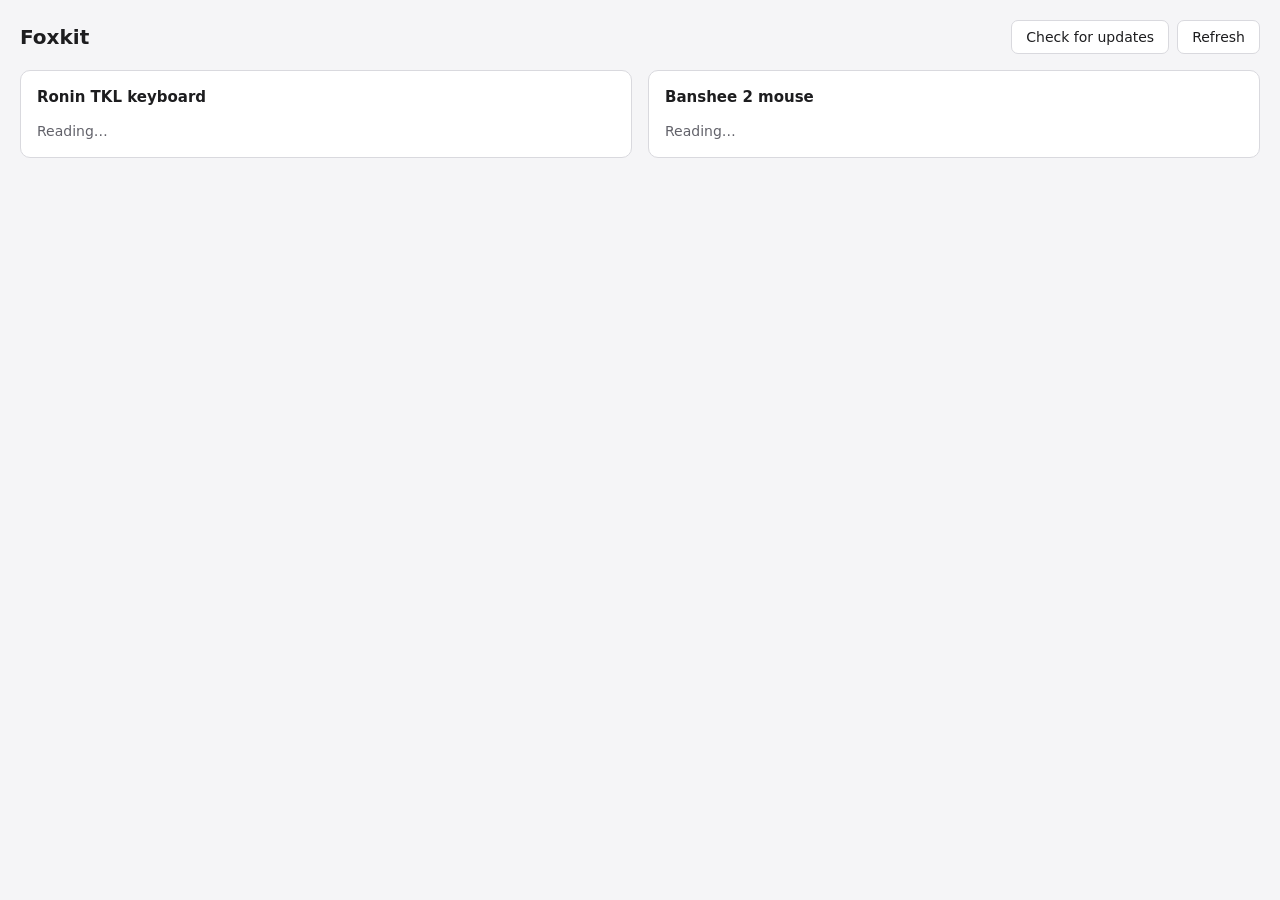
<file: app/ui/index.html>
<!doctype html>
<html lang="en">
  <head>
    <meta charset="utf-8" />
    <meta name="viewport" content="width=device-width, initial-scale=1" />
    <title>Foxkit</title>
    <link rel="stylesheet" href="style.css" />
    <script src="app.js" defer></script>
  </head>
  <body>
    <header>
      <h1>Foxkit</h1>
      <div class="header-actions">
        <button id="update" type="button" class="primary" hidden></button>
        <button id="check-updates" type="button">Check for updates</button>
        <button id="refresh" type="button">Refresh</button>
      </div>
    </header>
    <main>
      <section aria-labelledby="keyboard-title">
        <h2 id="keyboard-title">Ronin TKL keyboard</h2>
        <div id="keyboard" aria-live="polite"><p class="note">Reading…</p></div>
      </section>
      <section aria-labelledby="mouse-title">
        <h2 id="mouse-title">Banshee 2 mouse</h2>
        <div id="mouse" aria-live="polite"><p class="note">Reading…</p></div>
      </section>
    </main>
  </body>
</html>
</file>
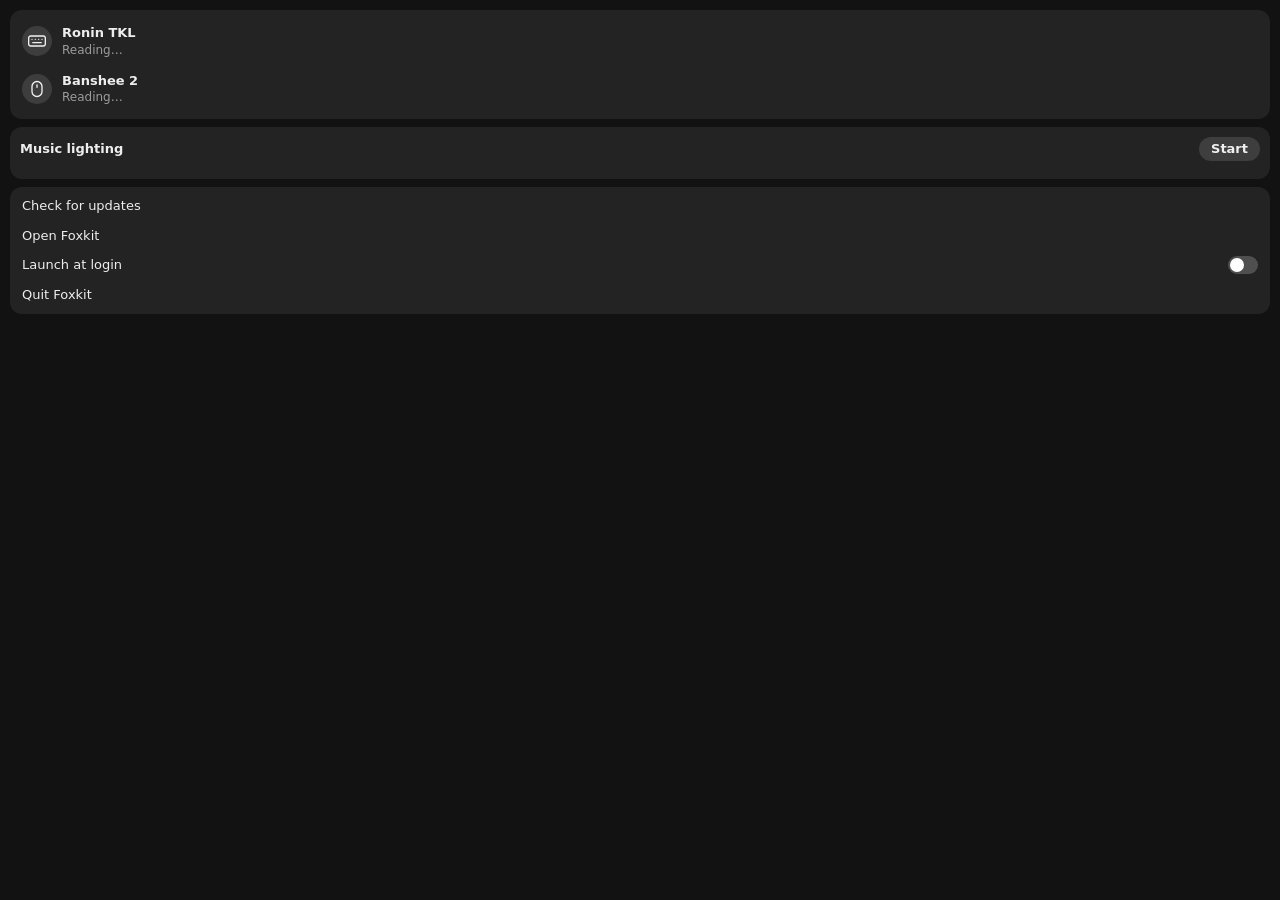
<file: app/ui/panel.html>
<!doctype html>
<html lang="en">
  <head>
    <meta charset="utf-8" />
    <meta name="viewport" content="width=device-width, initial-scale=1" />
    <title>Foxkit</title>
    <link rel="stylesheet" href="panel.css" />
    <script src="panel.js" defer></script>
  </head>
  <body>
    <main id="panel">
      <section class="tile" aria-label="Devices">
        <div class="device" id="keyboard">
          <svg class="device-icon" viewBox="0 0 24 24" aria-hidden="true">
            <rect x="2" y="6" width="20" height="12" rx="2.5" />
            <path d="M6 10h.01M10 10h.01M14 10h.01M18 10h.01M7 14h10" />
          </svg>
          <div class="device-text">
            <span class="device-name">Ronin TKL</span>
            <span class="device-state">Reading…</span>
          </div>
          <div class="battery" hidden></div>
        </div>
        <div class="device" id="mouse">
          <svg class="device-icon" viewBox="0 0 24 24" aria-hidden="true">
            <rect x="6" y="3" width="12" height="18" rx="6" />
            <path d="M12 7v3" />
          </svg>
          <div class="device-text">
            <span class="device-name">Banshee 2</span>
            <span class="device-state">Reading…</span>
          </div>
          <div class="battery" hidden></div>
        </div>
      </section>

      <section class="tile" aria-labelledby="music-title">
        <div class="tile-head">
          <h2 id="music-title">Music lighting</h2>
          <button type="button" id="toggle" class="pill">Start</button>
        </div>
        <div class="chips" id="styles" role="group" aria-label="Style"></div>
        <div id="look" hidden>
          <div class="row-label">Brightness</div>
          <div class="segments" id="brightness" role="group" aria-label="Brightness"></div>
          <div class="row-label">Colour</div>
          <div class="swatches" id="colours" role="group" aria-label="Colour"></div>
          <p class="note">These apply to the music lighting only.</p>
        </div>
        <p class="message" id="message" role="status" hidden></p>
      </section>

      <footer class="tile footer">
        <button type="button" class="row-button update" id="update" hidden></button>
        <button type="button" class="row-button" id="check-updates">Check for updates</button>
        <button type="button" class="row-button" id="open">Open Foxkit</button>
        <label class="row-button switch-row">
          <span>Launch at login</span>
          <input type="checkbox" id="login" role="switch" />
        </label>
        <button type="button" class="row-button" id="quit">Quit Foxkit</button>
      </footer>
    </main>
  </body>
</html>
</file>
<file: app/ui/style.css>
:root {
  color-scheme: light dark;
  --background: #f5f5f7;
  --surface: #ffffff;
  --text: #1d1d1f;
  --muted: #62626a;
  --line: #d9d9de;
  --accent: #b3370f;
  --accent-text: #ffffff;
  --problem: #a4161a;
}

@media (prefers-color-scheme: dark) {
  :root {
    --background: #18181a;
    --surface: #242427;
    --text: #f2f2f4;
    --muted: #a5a5ad;
    --line: #3a3a3f;
    --accent: #f07a4b;
    --accent-text: #1c0c05;
    --problem: #ff8a8d;
  }
}

* {
  box-sizing: border-box;
}

body {
  margin: 0;
  padding: 20px;
  background: var(--background);
  color: var(--text);
  font: 14px/1.45 -apple-system, BlinkMacSystemFont, "Segoe UI", system-ui, sans-serif;
}

header {
  display: flex;
  align-items: center;
  justify-content: space-between;
  gap: 12px;
  margin-bottom: 16px;
}

h1 {
  margin: 0;
  font-size: 20px;
  font-weight: 650;
}

h2 {
  margin: 0 0 12px;
  font-size: 15px;
  font-weight: 650;
}

button {
  padding: 6px 14px;
  border: 1px solid var(--line);
  border-radius: 7px;
  background: var(--surface);
  color: var(--text);
  font: inherit;
  cursor: pointer;
}

.header-actions {
  display: flex;
  gap: 8px;
}

button.primary {
  border-color: var(--accent);
  background: var(--accent);
  color: var(--accent-text);
}

/* Stays readable while it works, rather than taking the grey of other disabled buttons. */
button.primary:disabled {
  color: var(--accent-text);
  opacity: 0.85;
}

button:disabled {
  color: var(--muted);
  cursor: default;
}

button:focus-visible {
  outline: 2px solid var(--accent);
  outline-offset: 2px;
}

main {
  display: grid;
  grid-template-columns: repeat(auto-fit, minmax(260px, 1fr));
  gap: 16px;
  align-items: start;
}

section {
  padding: 16px;
  border: 1px solid var(--line);
  border-radius: 10px;
  background: var(--surface);
}

dl {
  display: grid;
  grid-template-columns: auto 1fr;
  gap: 6px 16px;
  margin: 0;
}

dt {
  color: var(--muted);
}

dd {
  margin: 0;
  font-variant-numeric: tabular-nums;
}

h3 {
  margin: 16px 0 8px;
  font-size: 13px;
  font-weight: 650;
}

.levels {
  display: flex;
  flex-wrap: wrap;
  gap: 6px;
  margin-bottom: 10px;
}

.levels button {
  padding: 3px 9px;
  border-radius: 6px;
  font-variant-numeric: tabular-nums;
}

.levels button.active {
  border-color: var(--accent);
  background: var(--accent);
  color: var(--accent-text);
  font-weight: 650;
}

.controls {
  display: flex;
  flex-wrap: wrap;
  align-items: center;
  gap: 8px 12px;
}

form {
  display: flex;
  flex-wrap: wrap;
  align-items: center;
  gap: 8px 10px;
}

label {
  display: inline-flex;
  align-items: center;
  gap: 8px;
  color: var(--muted);
}

input,
select {
  padding: 4px 6px;
  border: 1px solid var(--line);
  border-radius: 6px;
  background: var(--background);
  color: var(--text);
  font: inherit;
  font-variant-numeric: tabular-nums;
}

input {
  width: 84px;
}

input:focus-visible,
select:focus-visible {
  outline: 2px solid var(--accent);
  outline-offset: 1px;
}

.note {
  margin: 0;
  color: var(--muted);
}

form + .note {
  margin-top: 8px;
  font-size: 12px;
}

.message {
  margin-top: 12px;
}

.problem {
  margin: 0;
  color: var(--problem);
}
</file>
<file: app/ui/panel.css>
/* The window behind this is a dark, translucent macOS material, so the page itself has no
   background and every surface is a light tint over it. */
:root {
  color-scheme: dark;
  --text: rgba(255, 255, 255, 0.92);
  --muted: rgba(255, 255, 255, 0.55);
  --tile: rgba(255, 255, 255, 0.07);
  --control: rgba(255, 255, 255, 0.12);
  --control-hover: rgba(255, 255, 255, 0.2);
  --selected: #f07a2b;
  --selected-text: #1c0c05;
  --low: #ff6b5e;
  --charging: #52d36a;
  --problem: #ff8a8d;
}

* {
  box-sizing: border-box;
}

html,
body {
  margin: 0;
  background: transparent;
  overflow: hidden;
  -webkit-user-select: none;
  user-select: none;
  cursor: default;
}

body {
  color: var(--text);
  font: 13px/1.35 -apple-system, BlinkMacSystemFont, system-ui, sans-serif;
}

#panel {
  display: flex;
  flex-direction: column;
  gap: 8px;
  padding: 10px;
}

.tile {
  background: var(--tile);
  border-radius: 12px;
  padding: 10px;
}

h2 {
  margin: 0;
  font-size: 13px;
  font-weight: 600;
}

button,
input {
  font: inherit;
  color: inherit;
}

button {
  border: 0;
  cursor: default;
}

/* Selection changes at once, as in macOS's own controls, and selected buttons keep their
   colour under the mouse. */

button:focus-visible,
input:focus-visible {
  outline: 2px solid var(--selected);
  outline-offset: 2px;
}

[hidden] {
  display: none !important;
}

/* Devices */
.device {
  display: flex;
  align-items: center;
  gap: 10px;
  padding: 4px 2px;
}

.device + .device {
  margin-top: 6px;
}

.device-icon {
  flex: none;
  width: 30px;
  height: 30px;
  padding: 5px;
  border-radius: 50%;
  background: var(--control);
  fill: none;
  stroke: var(--text);
  stroke-width: 1.6;
  stroke-linecap: round;
}

.device.absent .device-icon {
  opacity: 0.45;
}

.device-text {
  display: flex;
  flex-direction: column;
  min-width: 0;
  flex: 1;
}

.device-name {
  font-weight: 600;
}

.device-state {
  color: var(--muted);
  font-size: 12px;
  overflow: hidden;
  text-overflow: ellipsis;
  white-space: nowrap;
}

.device-state.problem {
  color: var(--problem);
}

.battery {
  display: flex;
  align-items: center;
  gap: 6px;
  font-size: 12px;
  font-variant-numeric: tabular-nums;
  color: var(--muted);
}

.battery-shape {
  position: relative;
  width: 24px;
  height: 12px;
  border: 1.5px solid var(--muted);
  border-radius: 3.5px;
  padding: 1px;
}

.battery-shape::after {
  content: "";
  position: absolute;
  right: -4px;
  top: 3px;
  width: 2px;
  height: 4px;
  border-radius: 0 1px 1px 0;
  background: var(--muted);
}

.battery-level {
  height: 100%;
  border-radius: 1.5px;
  background: var(--text);
}

.battery.low .battery-level {
  background: var(--low);
}

.battery.charging .battery-level {
  background: var(--charging);
}

.bolt {
  width: 9px;
  height: 12px;
  fill: var(--charging);
}

/* Music lighting */
.tile-head {
  display: flex;
  align-items: center;
  justify-content: space-between;
  margin-bottom: 8px;
}

.pill {
  padding: 3px 12px;
  border-radius: 999px;
  background: var(--control);
  font-weight: 600;
}

.pill:hover:not(:disabled):not(.on) {
  background: var(--control-hover);
}

.pill.on {
  background: var(--selected);
  color: var(--selected-text);
}

.chips {
  position: relative;
  display: flex;
  flex-wrap: wrap;
  gap: 5px;
}

.chip {
  position: relative;
  z-index: 1;
  padding: 4px 9px;
  border-radius: 999px;
  background: var(--control);
  font-size: 12px;
  font-weight: 500;
  transition: color 0.2s ease;
}

.chip:hover:not(:disabled):not([aria-pressed="true"]) {
  background: var(--control-hover);
}

.chip[aria-pressed="true"] {
  background: transparent;
  color: var(--selected-text);
}

/* One highlight per group, behind the buttons, that slides to the selected one. */
.indicator {
  position: absolute;
  top: 0;
  left: 0;
  z-index: 0;
  border-radius: 999px;
  background: var(--selected);
  pointer-events: none;
  transition:
    transform 0.26s cubic-bezier(0.3, 0.9, 0.3, 1),
    width 0.26s cubic-bezier(0.3, 0.9, 0.3, 1),
    height 0.26s cubic-bezier(0.3, 0.9, 0.3, 1);
}

.indicator.instant {
  transition: none;
}

@media (prefers-reduced-motion: reduce) {
  .indicator {
    transition: none;
  }
}

.row-label {
  margin: 10px 0 5px;
  color: var(--muted);
  font-size: 12px;
}

.segments {
  position: relative;
  display: grid;
  grid-template-columns: repeat(5, 1fr);
  gap: 3px;
  padding: 3px;
  border-radius: 8px;
  background: var(--control);
}

.segment {
  position: relative;
  z-index: 1;
  padding: 3px 0;
  border-radius: 6px;
  background: transparent;
  font-weight: 500;
  font-variant-numeric: tabular-nums;
  transition: color 0.2s ease;
}

.segment[aria-pressed="true"] {
  color: var(--selected-text);
}

.segments .indicator {
  border-radius: 6px;
}

.swatches {
  position: relative;
  display: flex;
  gap: 8px;
}

.swatch {
  position: relative;
  z-index: 1;
  width: 22px;
  height: 22px;
  padding: 0;
  border-radius: 50%;
  box-shadow: inset 0 0 0 1px rgba(255, 255, 255, 0.25);
}

/* For colours the highlight is a ring around the circle. */
.swatches .indicator {
  border: 2px solid var(--text);
  border-radius: 50%;
  background: transparent;
}

.swatch-0 { background: #ff3b30; }
.swatch-1 { background: #34c759; }
.swatch-2 { background: #0a84ff; }
.swatch-3 { background: #ffd60a; }
.swatch-4 { background: #ff2dc4; }
.swatch-5 { background: #32d6e6; }
.swatch-6 { background: #ffffff; }
.swatch-7 { background: linear-gradient(90deg, #ff3b30, #34c759, #0a84ff, #ffd60a, #ff2dc4); }

.note,
.message {
  margin: 8px 0 0;
  color: var(--muted);
  font-size: 12px;
}

.message.problem {
  color: var(--problem);
}

button:disabled {
  opacity: 0.5;
}

/* Footer */
.footer {
  display: flex;
  flex-direction: column;
  padding: 4px;
}

.row-button {
  display: flex;
  align-items: center;
  justify-content: space-between;
  width: 100%;
  padding: 6px 8px;
  border-radius: 7px;
  background: transparent;
  text-align: left;
}

.row-button.update {
  color: var(--selected);
  font-weight: 600;
}

.row-button:hover {
  background: var(--control);
}

.switch-row input {
  appearance: none;
  position: relative;
  width: 30px;
  height: 18px;
  margin: 0;
  border-radius: 999px;
  background: var(--control-hover);
  transition: background 0.15s;
}

.switch-row input::before {
  content: "";
  position: absolute;
  top: 2px;
  left: 2px;
  width: 14px;
  height: 14px;
  border-radius: 50%;
  background: #ffffff;
  transition: transform 0.15s;
}

.switch-row input:checked {
  background: var(--selected);
}

.switch-row input:checked::before {
  transform: translateX(12px);
}
</file>
